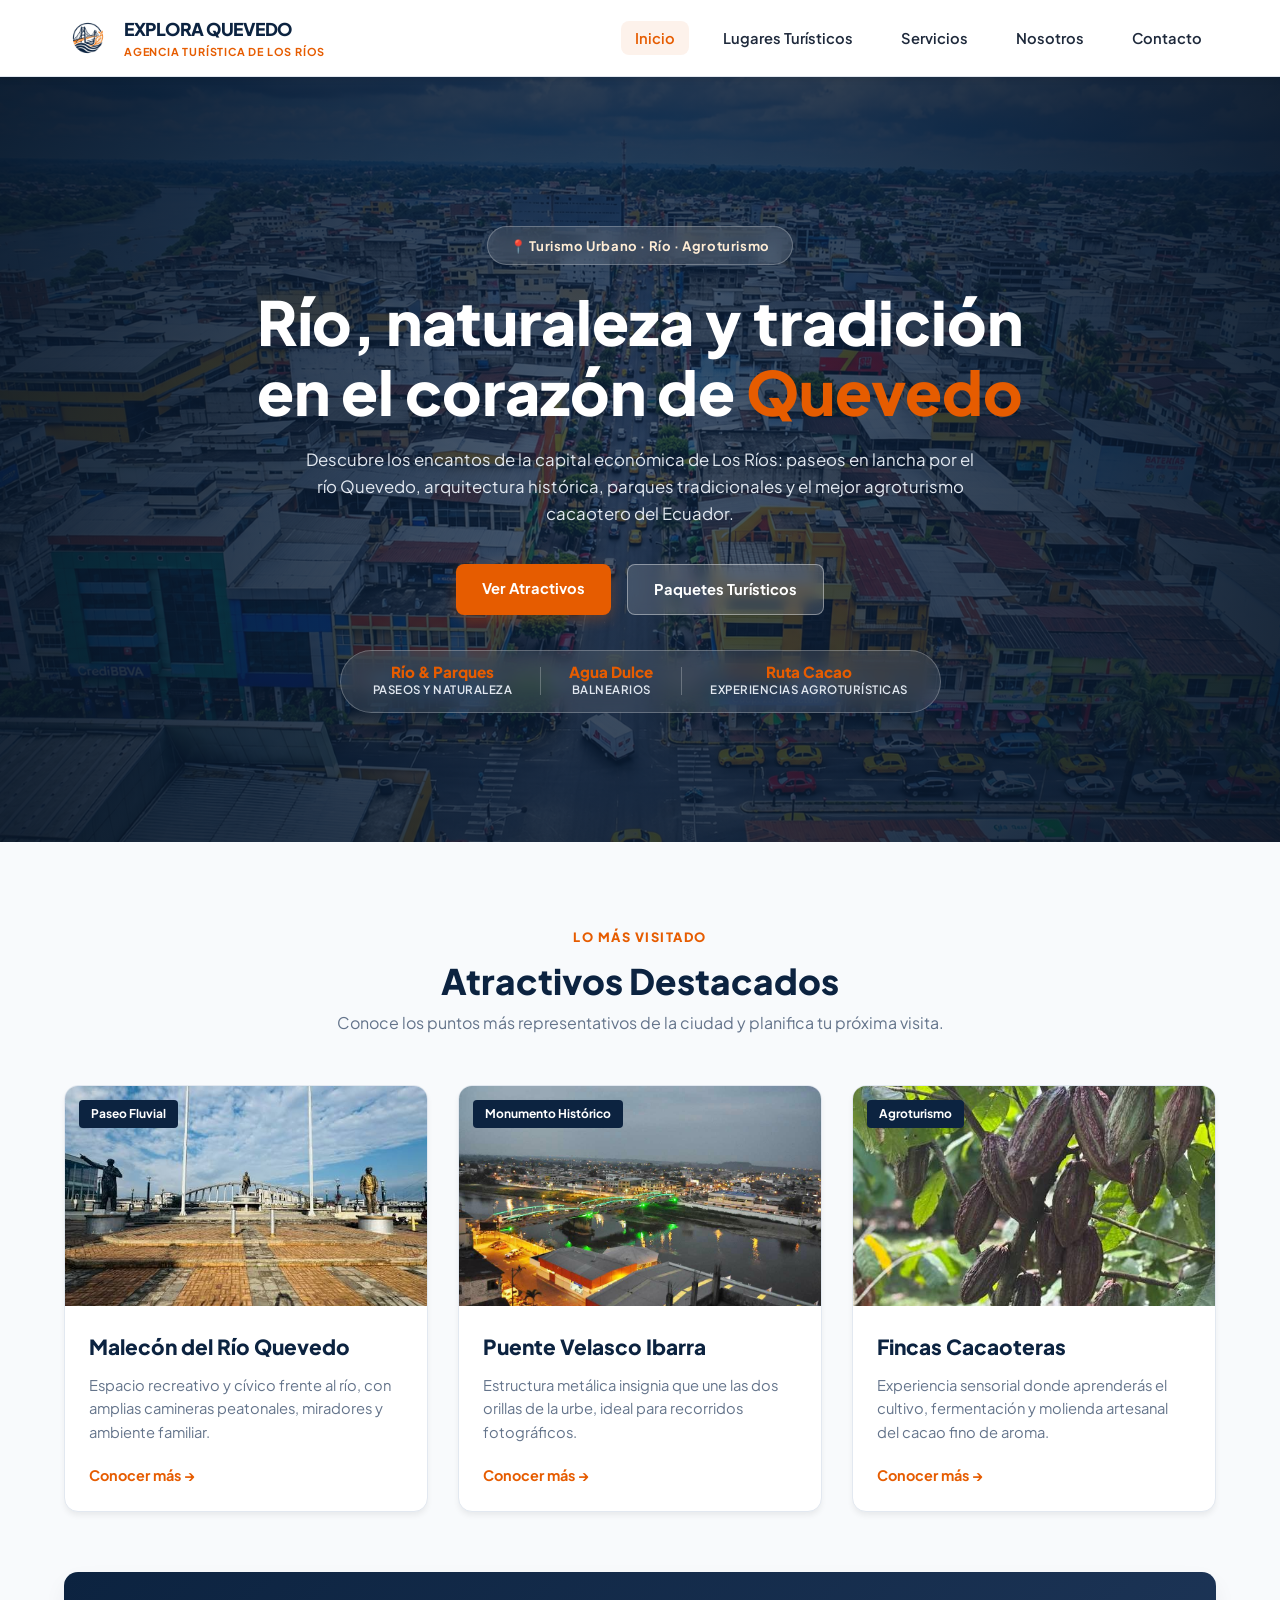
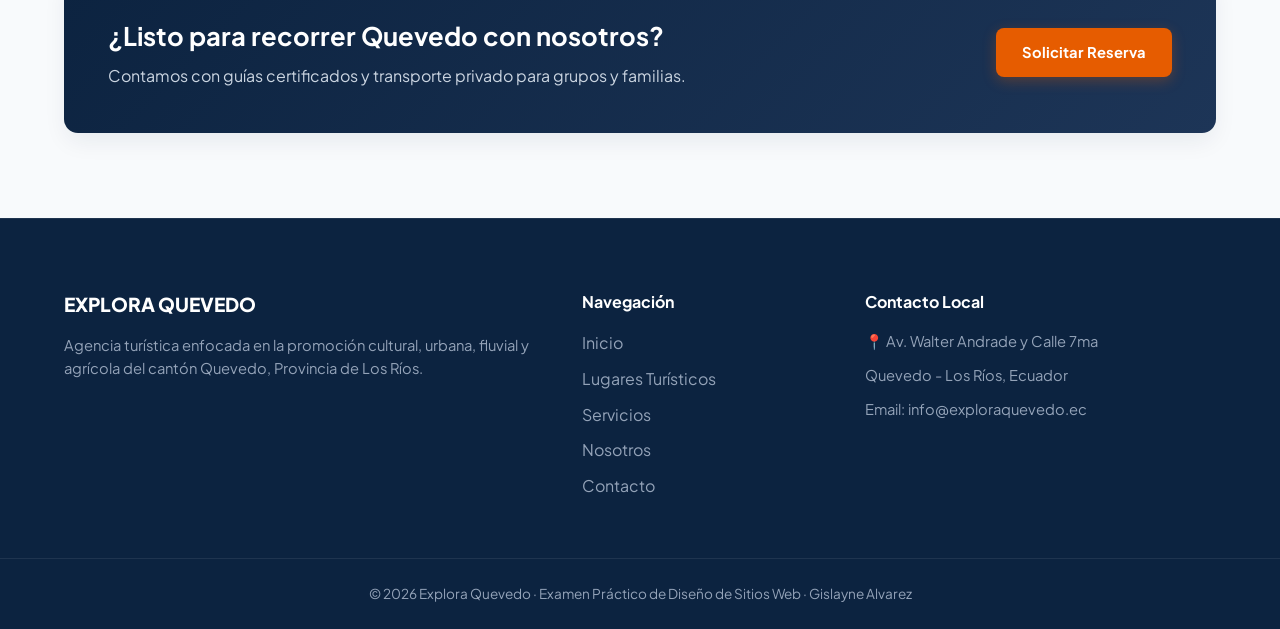
<file: index.html>
<!DOCTYPE html>
<html lang="es">
<head>
  <meta charset="UTF-8">
  <meta name="viewport" content="width=device-width, initial-scale=1.0">
  <title>Explora Quevedo | Agencia de Turismo</title>
  <link rel="icon" type="image/png" href="images/logo.png">
  <link rel="stylesheet" href="css/styles.css">
  <link rel="preconnect" href="https://fonts.googleapis.com">
  <link rel="preconnect" href="https://fonts.gstatic.com" crossorigin>
  <link href="https://fonts.googleapis.com/css2?family=Plus+Jakarta+Sans:wght@400;500;600;700;800&display=swap" rel="stylesheet">
</head>
<body class="page-home">

  <header class="header-main">
    <div class="header-container">
      <a href="index.html" class="brand-link">
        <img src="images/logo.png" alt="Explora Quevedo Logo" class="brand-logo">
        <div class="brand-info">
          <span class="brand-title">EXPLORA QUEVEDO</span>
          <span class="brand-subtitle">AGENCIA TURÍSTICA DE LOS RÍOS</span>
        </div>
      </a>

      <nav class="nav-principal">
        <ul class="nav-list">
          <li><a href="index.html" class="nav-link active">Inicio</a></li>
          <li><a href="destinos.html" class="nav-link">Lugares Turísticos</a></li>
          <li><a href="servicios.html" class="nav-link">Servicios</a></li>
          <li><a href="nosotros.html" class="nav-link">Nosotros</a></li>
          <li><a href="contacto.html" class="nav-link">Contacto</a></li>
        </ul>
      </nav>
    </div>
  </header>

  <main>
    <section class="hero-section">
      <div class="hero-content">
        <span class="hero-tag">📍 Turismo Urbano  · Río · Agroturismo</span>
        <h1 class="hero-title">Río, naturaleza y tradición en el corazón de <span>Quevedo</span></h1>
        <p class="hero-description">
          Descubre los encantos de la capital económica de Los Ríos: paseos en lancha por el río Quevedo, arquitectura histórica, parques tradicionales y el mejor agroturismo cacaotero del Ecuador.
        </p>

        <div class="hero-buttons">
          <a href="destinos.html" class="btn-primary">Ver Atractivos</a>
          <a href="servicios.html" class="btn-secondary">Paquetes Turísticos</a>
        </div>

        <div class="hero-stats-strip">
          <div class="stat-pill">
            <strong>Río & Parques</strong>
            <span>Paseos y Naturaleza</span>
          </div>
          <div class="stat-separator"></div>
          <div class="stat-pill">
            <strong>Agua Dulce</strong>
            <span>Balnearios</span>
          </div>
          <div class="stat-separator"></div>
          <div class="stat-pill">
            <strong>Ruta Cacao</strong>
            <span>Experiencias Agroturísticas</span>
          </div>
        </div>
      </div>
    </section>

    <section class="featured-section">
      <div class="container">
        <div class="section-heading text-center">
          <span class="heading-tag">Lo más visitado</span>
          <h2>Atractivos Destacados</h2>
          <p>Conoce los puntos más representativos de la ciudad y planifica tu próxima visita.</p>
        </div>

        <div class="cards-grid">
          <article class="card-item">
            <div class="card-image-box">
              <img src="images/destino1.webp" alt="Malecón del Río Quevedo">
              <span class="badge-category">Paseo Fluvial</span>
            </div>
            <div class="card-body">
              <h3>Malecón del Río Quevedo</h3>
              <p>Espacio recreativo y cívico frente al río, con amplias camineras peatonales, miradores y ambiente familiar.</p>
              <a href="destinos.html" class="card-action-link">Conocer más &rarr;</a>
            </div>
          </article>

          <article class="card-item">
            <div class="card-image-box">
              <img src="images/destino2.webp" alt="Puente Velasco Ibarra">
              <span class="badge-category">Monumento Histórico</span>
            </div>
            <div class="card-body">
              <h3>Puente Velasco Ibarra</h3>
              <p>Estructura metálica insignia que une las dos orillas de la urbe, ideal para recorridos fotográficos.</p>
              <a href="destinos.html" class="card-action-link">Conocer más &rarr;</a>
            </div>
          </article>

          <article class="card-item">
            <div class="card-image-box">
              <img src="images/destino6.webp" alt="Fincas Cacaoteras">
              <span class="badge-category">Agroturismo</span>
            </div>
            <div class="card-body">
              <h3>Fincas Cacaoteras</h3>
              <p>Experiencia sensorial donde aprenderás el cultivo, fermentación y molienda artesanal del cacao fino de aroma.</p>
              <a href="destinos.html" class="card-action-link">Conocer más &rarr;</a>
            </div>
          </article>
        </div>

        <div class="cta-banner">
          <div class="cta-text">
            <h3>¿Listo para recorrer Quevedo con nosotros?</h3>
            <p>Contamos con guías certificados y transporte privado para grupos y familias.</p>
          </div>
          <a href="contacto.html" class="btn-primary">Solicitar Reserva</a>
        </div>
      </div>
    </section>
  </main>

  <footer class="footer-main">
    <div class="container footer-grid">
      <div class="footer-col">
        <h4 class="footer-title">EXPLORA QUEVEDO</h4>
        <p>Agencia turística enfocada en la promoción cultural, urbana, fluvial y agrícola del cantón Quevedo, Provincia de Los Ríos.</p>
      </div>

      <div class="footer-col">
        <h5>Navegación</h5>
        <ul class="footer-links">
          <li><a href="index.html">Inicio</a></li>
          <li><a href="destinos.html">Lugares Turísticos</a></li>
          <li><a href="servicios.html">Servicios</a></li>
          <li><a href="nosotros.html">Nosotros</a></li>
          <li><a href="contacto.html">Contacto</a></li>
        </ul>
      </div>

      <div class="footer-col">
        <h5>Contacto Local</h5>
        <p>📍 Av. Walter Andrade y Calle 7ma</p>
        <p>Quevedo - Los Ríos, Ecuador</p>
        <p>Email: info@exploraquevedo.ec</p>
      </div>
    </div>

    <div class="footer-bottom">
      <div class="container">
        <p>&copy; 2026 Explora Quevedo · Examen Práctico de Diseño de Sitios Web · Gislayne Alvarez</p>
      </div>
    </div>
  </footer>

</body>
</html>
</file>
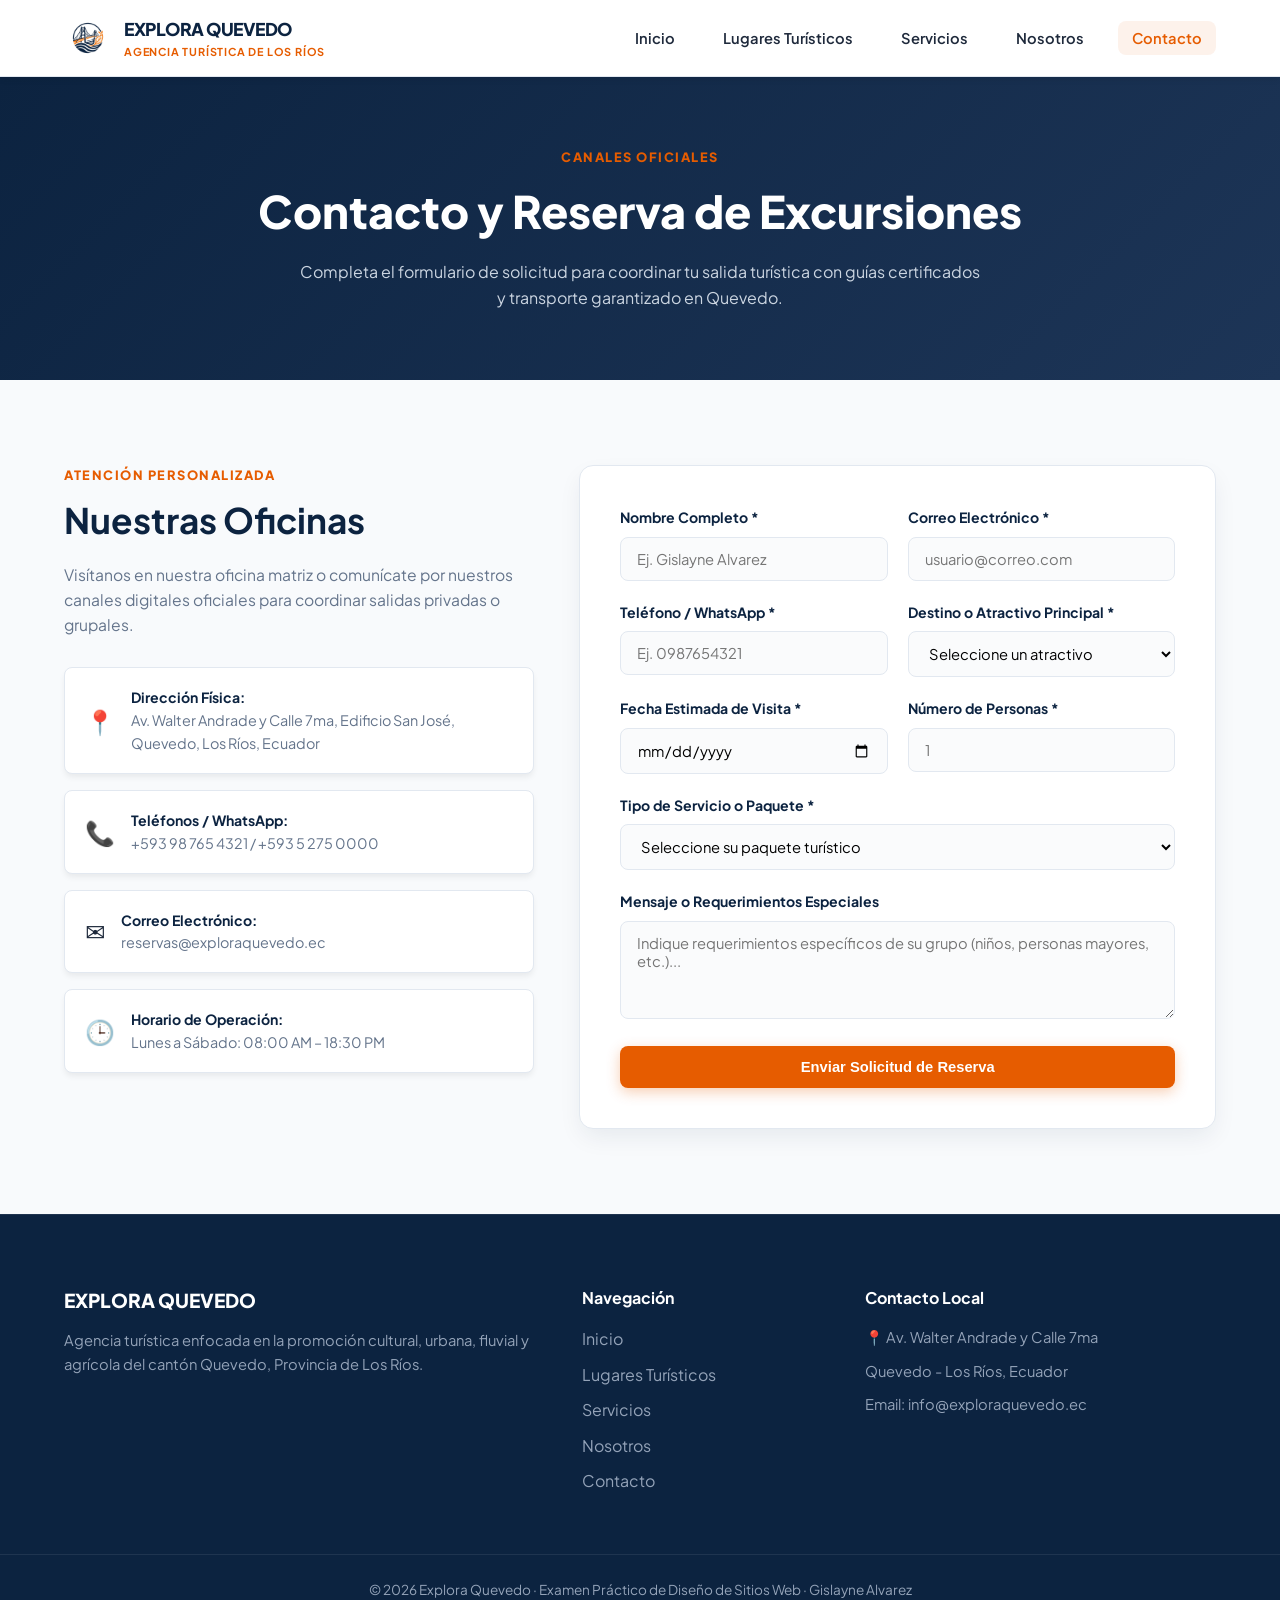
<file: contacto.html>
<!DOCTYPE html>
<html lang="es">
<head>
  <meta charset="UTF-8">
  <meta name="viewport" content="width=device-width, initial-scale=1.0">
  <title>Explora Quevedo | Contacto y Reservas</title>
  <link rel="icon" type="image/png" href="images/logo.png">
  <link rel="stylesheet" href="css/styles.css">
  <link rel="preconnect" href="https://fonts.googleapis.com">
  <link rel="preconnect" href="https://fonts.gstatic.com" crossorigin>
  <link href="https://fonts.googleapis.com/css2?family=Plus+Jakarta+Sans:wght@400;500;600;700;800&display=swap" rel="stylesheet">
</head>
<body class="page-contacto">

  <header class="header-main">
    <div class="header-container">
      <a href="index.html" class="brand-link">
        <img src="images/logo.png" alt="Explora Quevedo Logo" class="brand-logo">
        <div class="brand-info">
          <span class="brand-title">EXPLORA QUEVEDO</span>
          <span class="brand-subtitle">AGENCIA TURÍSTICA DE LOS RÍOS</span>
        </div>
      </a>

      <nav class="nav-principal">
        <ul class="nav-list">
          <li><a href="index.html" class="nav-link">Inicio</a></li>
          <li><a href="destinos.html" class="nav-link">Lugares Turísticos</a></li>
          <li><a href="servicios.html" class="nav-link">Servicios</a></li>
          <li><a href="nosotros.html" class="nav-link">Nosotros</a></li>
          <li><a href="contacto.html" class="nav-link active">Contacto</a></li>
        </ul>
      </nav>
    </div>
  </header>

  <main>
    <section class="page-banner">
      <div class="container text-center">
        <span class="heading-tag">Canales Oficiales</span>
        <h1>Contacto y Reserva de Excursiones</h1>
        <p>Completa el formulario de solicitud para coordinar tu salida turística con guías certificados y transporte garantizado en Quevedo.</p>
      </div>
    </section>

    <section class="contact-section">
      <div class="container">
        <div class="contact-grid">

          <aside class="contact-info-panel">
            <span class="heading-tag">Atención Personalizada</span>
            <h2>Nuestras Oficinas</h2>
            <p>Visítanos en nuestra oficina matriz o comunícate por nuestros canales digitales oficiales para coordinar salidas privadas o grupales.</p>

            <div class="info-card">
              <div class="info-icon">📍</div>
              <div class="info-content">
                <strong>Dirección Física:</strong>
                <p>Av. Walter Andrade y Calle 7ma, Edificio San José, Quevedo, Los Ríos, Ecuador</p>
              </div>
            </div>

            <div class="info-card">
              <div class="info-icon">📞</div>
              <div class="info-content">
                <strong>Teléfonos / WhatsApp:</strong>
                <p>+593 98 765 4321 / +593 5 275 0000</p>
              </div>
            </div>

            <div class="info-card">
              <div class="info-icon">✉️</div>
              <div class="info-content">
                <strong>Correo Electrónico:</strong>
                <p>reservas@exploraquevedo.ec</p>
              </div>
            </div>

            <div class="info-card">
              <div class="info-icon">🕒</div>
              <div class="info-content">
                <strong>Horario de Operación:</strong>
                <p>Lunes a Sábado: 08:00 AM – 18:30 PM</p>
              </div>
            </div>
          </aside>

          <!-- FORMULARIO 100% PURO HTML5 SIN SCRIPTS -->
          <div class="form-container">
            <form action="#" method="get" class="contact-form">
              
              <div class="form-row">
                <div class="form-group">
                  <label for="nombre">Nombre Completo *</label>
                  <input type="text" id="nombre" name="nombre" placeholder="Ej. Gislayne Alvarez" required>
                </div>
                <div class="form-group">
                  <label for="email">Correo Electrónico *</label>
                  <input type="email" id="email" name="email" placeholder="usuario@correo.com" required>
                </div>
              </div>

              <div class="form-row">
                <div class="form-group">
                  <label for="telefono">Teléfono / WhatsApp *</label>
                  <input type="tel" id="telefono" name="telefono" placeholder="Ej. 0987654321" required>
                </div>
                <div class="form-group">
                  <label for="destino">Destino o Atractivo Principal *</label>
                  <select id="destino" name="destino" required>
                    <option value="" disabled selected>Seleccione un atractivo</option>
                    <option value="malecon">1. Malecón del Río Quevedo</option>
                    <option value="puente">2. Puente Velasco Ibarra</option>
                    <option value="bote">3. Paseos en Bote por el Río Quevedo</option>
                    <option value="parque">4. Parque Central e Iglesia San José</option>
                    <option value="balnearios">5. Balnearios de Agua Dulce</option>
                    <option value="cacao">6. Fincas Cacaoteras del Río</option>
                  </select>
                </div>
              </div>

              <div class="form-row">
                <div class="form-group">
                  <label for="fecha">Fecha Estimada de Visita *</label>
                  <input type="date" id="fecha" name="fecha" required>
                </div>
                <div class="form-group">
                  <label for="personas">Número de Personas *</label>
                  <input type="number" id="personas" name="personas" min="1" max="40" placeholder="1" required>
                </div>
              </div>

              <div class="form-group">
                <label for="servicio">Tipo de Servicio o Paquete *</label>
                <select id="servicio" name="servicio" required>
                  <option value="" disabled selected>Seleccione su paquete turístico</option>
                  <option value="historico">1. Quevedo Histórico y Fluvial ($20.00 / pers.)</option>
                  <option value="balnearios">2. Ruta Balnearios de Agua Dulce ($30.00 / pers.)</option>
                  <option value="cacao">3. Finca Cacaotera 'Pepa de Oro' ($28.00 / pers.)</option>
                  <option value="total">4. Quevedo Total 2D/1N ($75.00 / pers.)</option>
                </select>
              </div>

              <div class="form-group">
                <label for="mensaje">Mensaje o Requerimientos Especiales</label>
                <textarea id="mensaje" name="mensaje" rows="4" placeholder="Indique requerimientos específicos de su grupo (niños, personas mayores, etc.)..."></textarea>
              </div>

              <button type="submit" class="btn-primary btn-block">Enviar Solicitud de Reserva</button>
            </form>
          </div>

        </div>
      </div>
    </section>
  </main>

  <footer class="footer-main">
    <div class="container footer-grid">
      <div class="footer-col">
        <h4 class="footer-title">EXPLORA QUEVEDO</h4>
        <p>Agencia turística enfocada en la promoción cultural, urbana, fluvial y agrícola del cantón Quevedo, Provincia de Los Ríos.</p>
      </div>

      <div class="footer-col">
        <h5>Navegación</h5>
        <ul class="footer-links">
          <li><a href="index.html">Inicio</a></li>
          <li><a href="destinos.html">Lugares Turísticos</a></li>
          <li><a href="servicios.html">Servicios</a></li>
          <li><a href="nosotros.html">Nosotros</a></li>
          <li><a href="contacto.html">Contacto</a></li>
        </ul>
      </div>

      <div class="footer-col">
        <h5>Contacto Local</h5>
        <p>📍 Av. Walter Andrade y Calle 7ma</p>
        <p>Quevedo - Los Ríos, Ecuador</p>
        <p>Email: info@exploraquevedo.ec</p>
      </div>
    </div>

    <div class="footer-bottom">
      <div class="container">
        <p>&copy; 2026 Explora Quevedo · Examen Práctico de Diseño de Sitios Web · Gislayne Alvarez</p>
      </div>
    </div>
  </footer>

</body>
</html>
</file>
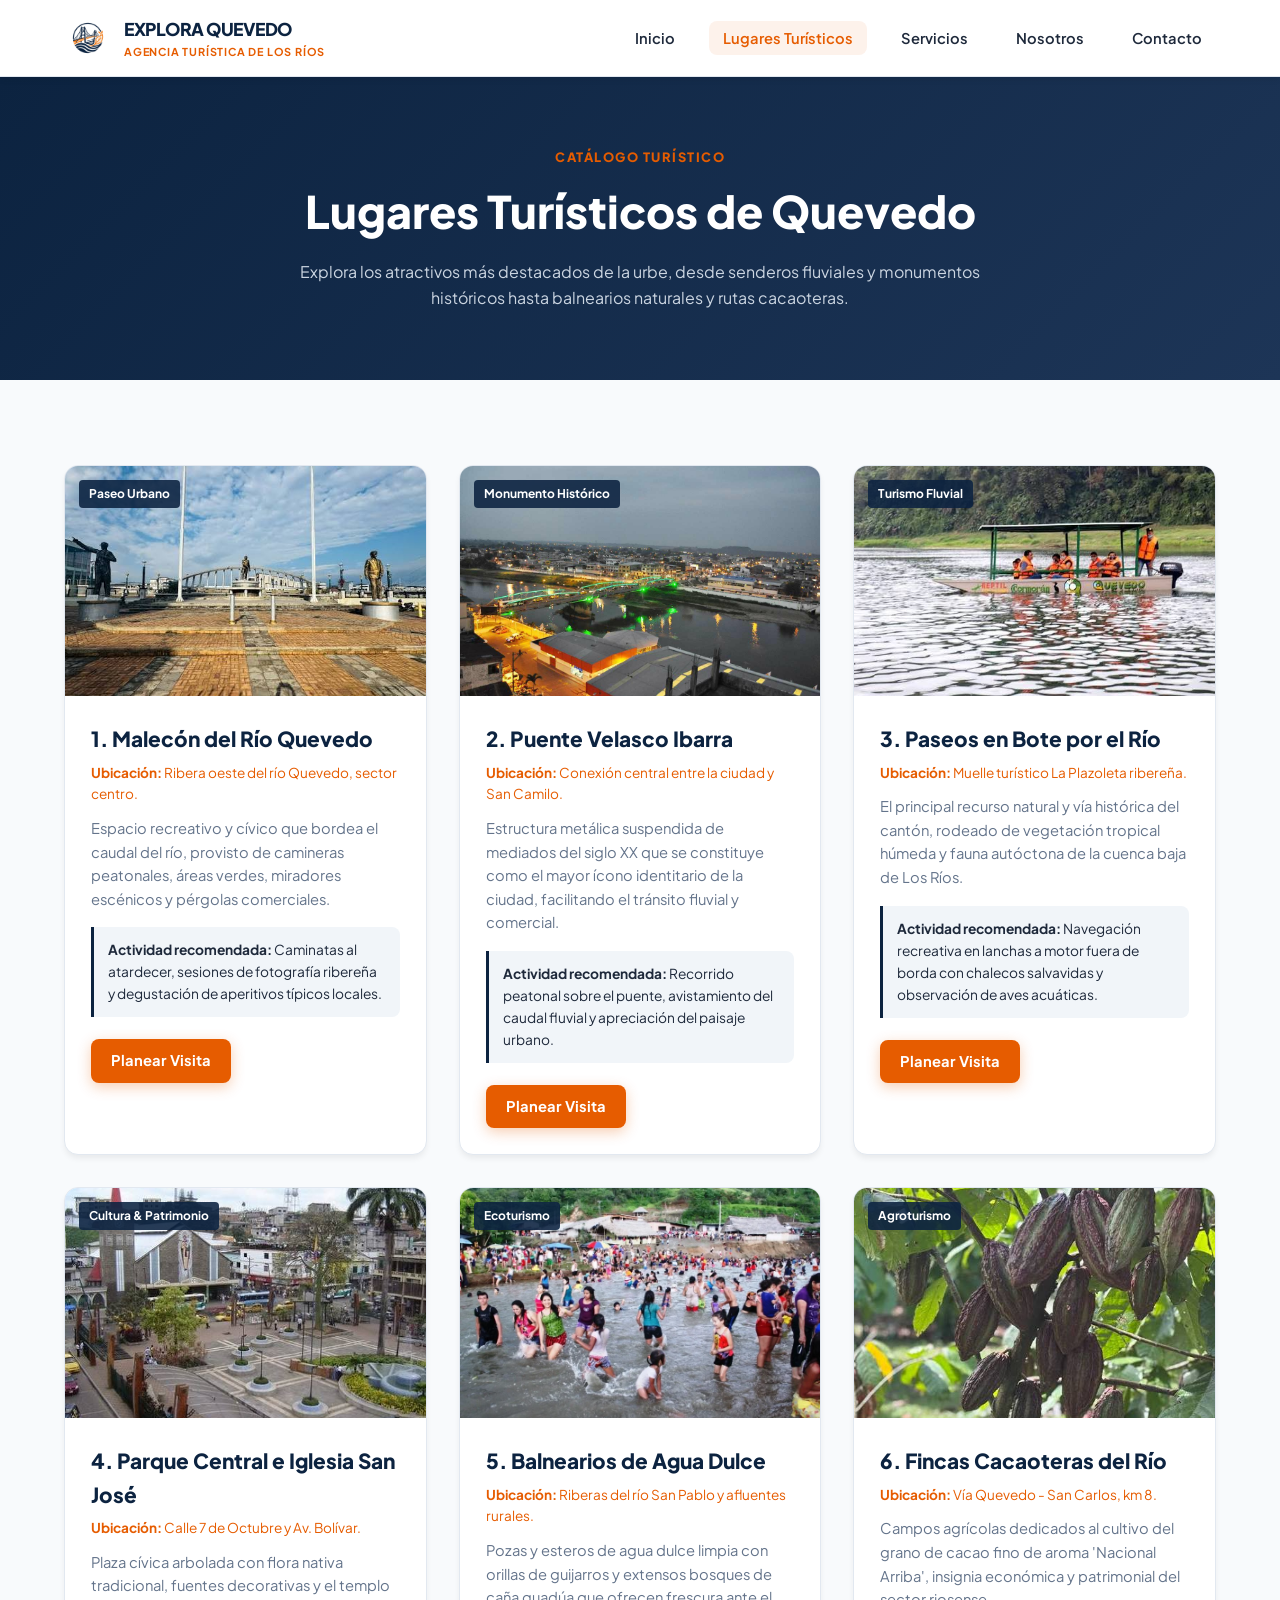
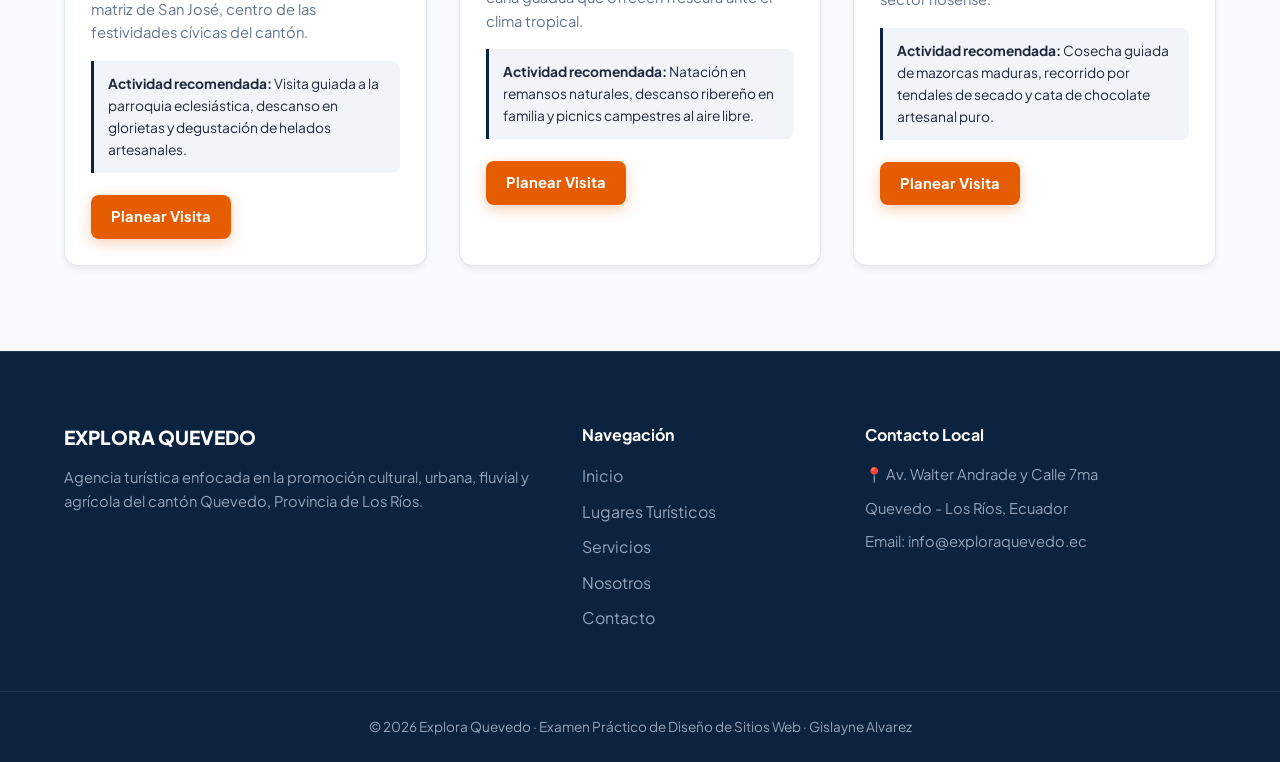
<file: destinos.html>
<!DOCTYPE html>
<html lang="es">
<head>
  <meta charset="UTF-8">
  <meta name="viewport" content="width=device-width, initial-scale=1.0">
  <title>Explora Quevedo | Lugares Turísticos</title>
  <link rel="icon" type="image/png" href="images/logo.png">
  <link rel="stylesheet" href="css/styles.css">
  <link rel="preconnect" href="https://fonts.googleapis.com">
  <link rel="preconnect" href="https://fonts.gstatic.com" crossorigin>
  <link href="https://fonts.googleapis.com/css2?family=Plus+Jakarta+Sans:wght@400;500;600;700;800&display=swap" rel="stylesheet">
</head>
<body class="page-destinos">

  <header class="header-main">
    <div class="header-container">
      <a href="index.html" class="brand-link">
        <img src="images/logo.png" alt="Explora Quevedo Logo" class="brand-logo">
        <div class="brand-info">
          <span class="brand-title">EXPLORA QUEVEDO</span>
          <span class="brand-subtitle">AGENCIA TURÍSTICA DE LOS RÍOS</span>
        </div>
      </a>

      <nav class="nav-principal">
        <ul class="nav-list">
          <li><a href="index.html" class="nav-link">Inicio</a></li>
          <li><a href="destinos.html" class="nav-link active">Lugares Turísticos</a></li>
          <li><a href="servicios.html" class="nav-link">Servicios</a></li>
          <li><a href="nosotros.html" class="nav-link">Nosotros</a></li>
          <li><a href="contacto.html" class="nav-link">Contacto</a></li>
        </ul>
      </nav>
    </div>
  </header>

  <main>
    <section class="page-banner">
      <div class="container text-center">
        <span class="heading-tag">Catálogo Turístico</span>
        <h1>Lugares Turísticos de Quevedo</h1>
        <p>Explora los atractivos más destacados de la urbe, desde senderos fluviales y monumentos históricos hasta balnearios naturales y rutas cacaoteras.</p>
      </div>
    </section>

    <section class="places-section">
      <div class="container">
        <div class="destinations-grid">

          <article class="destination-card">
            <div class="dest-image-wrap">
              <img src="images/destino1.webp" alt="Malecón del Río Quevedo">
              <span class="dest-badge">Paseo Urbano</span>
            </div>
            <div class="dest-body">
              <h3>1. Malecón del Río Quevedo</h3>
              <p class="dest-location"><strong>Ubicación:</strong> Ribera oeste del río Quevedo, sector centro.</p>
              <p class="dest-desc">Espacio recreativo y cívico que bordea el caudal del río, provisto de camineras peatonales, áreas verdes, miradores escénicos y pérgolas comerciales.</p>
              <div class="dest-activity">
                <strong>Actividad recomendada:</strong> Caminatas al atardecer, sesiones de fotografía ribereña y degustación de aperitivos típicos locales.
              </div>
              <a href="contacto.html" class="btn-primary dest-btn">Planear Visita</a>
            </div>
          </article>

          <article class="destination-card">
            <div class="dest-image-wrap">
              <img src="images/destino2.webp" alt="Puente Velasco Ibarra">
              <span class="dest-badge">Monumento Histórico</span>
            </div>
            <div class="dest-body">
              <h3>2. Puente Velasco Ibarra</h3>
              <p class="dest-location"><strong>Ubicación:</strong> Conexión central entre la ciudad y San Camilo.</p>
              <p class="dest-desc">Estructura metálica suspendida de mediados del siglo XX que se constituye como el mayor ícono identitario de la ciudad, facilitando el tránsito fluvial y comercial.</p>
              <div class="dest-activity">
                <strong>Actividad recomendada:</strong> Recorrido peatonal sobre el puente, avistamiento del caudal fluvial y apreciación del paisaje urbano.
              </div>
              <a href="contacto.html" class="btn-primary dest-btn">Planear Visita</a>
            </div>
          </article>

          <article class="destination-card">
            <div class="dest-image-wrap">
              <img src="images/destino3.webp" alt="Paseos en Bote por el Río Quevedo">
              <span class="dest-badge">Turismo Fluvial</span>
            </div>
            <div class="dest-body">
              <h3>3. Paseos en Bote por el Río</h3>
              <p class="dest-location"><strong>Ubicación:</strong> Muelle turístico La Plazoleta ribereña.</p>
              <p class="dest-desc">El principal recurso natural y vía histórica del cantón, rodeado de vegetación tropical húmeda y fauna autóctona de la cuenca baja de Los Ríos.</p>
              <div class="dest-activity">
                <strong>Actividad recomendada:</strong> Navegación recreativa en lanchas a motor fuera de borda con chalecos salvavidas y observación de aves acuáticas.
              </div>
              <a href="contacto.html" class="btn-primary dest-btn">Planear Visita</a>
            </div>
          </article>

          <article class="destination-card">
            <div class="dest-image-wrap">
              <img src="images/destino4.webp" alt="Parque Central e Iglesia San José">
              <span class="dest-badge">Cultura & Patrimonio</span>
            </div>
            <div class="dest-body">
              <h3>4. Parque Central e Iglesia San José</h3>
              <p class="dest-location"><strong>Ubicación:</strong> Calle 7 de Octubre y Av. Bolívar.</p>
              <p class="dest-desc">Plaza cívica arbolada con flora nativa tradicional, fuentes decorativas y el templo matriz de San José, centro de las festividades cívicas del cantón.</p>
              <div class="dest-activity">
                <strong>Actividad recomendada:</strong> Visita guiada a la parroquia eclesiástica, descanso en glorietas y degustación de helados artesanales.
              </div>
              <a href="contacto.html" class="btn-primary dest-btn">Planear Visita</a>
            </div>
          </article>

          <article class="destination-card">
            <div class="dest-image-wrap">
              <img src="images/destino5.webp" alt="Balnearios de Agua Dulce y Esteros">
              <span class="dest-badge">Ecoturismo</span>
            </div>
            <div class="dest-body">
              <h3>5. Balnearios de Agua Dulce</h3>
              <p class="dest-location"><strong>Ubicación:</strong> Riberas del río San Pablo y afluentes rurales.</p>
              <p class="dest-desc">Pozas y esteros de agua dulce limpia con orillas de guijarros y extensos bosques de caña guadúa que ofrecen frescura ante el clima tropical.</p>
              <div class="dest-activity">
                <strong>Actividad recomendada:</strong> Natación en remansos naturales, descanso ribereño en familia y picnics campestres al aire libre.
              </div>
              <a href="contacto.html" class="btn-primary dest-btn">Planear Visita</a>
            </div>
          </article>

          <article class="destination-card">
            <div class="dest-image-wrap">
              <img src="images/destino6.webp" alt="Fincas Cacaoteras del Río">
              <span class="dest-badge">Agroturismo</span>
            </div>
            <div class="dest-body">
              <h3>6. Fincas Cacaoteras del Río</h3>
              <p class="dest-location"><strong>Ubicación:</strong> Vía Quevedo - San Carlos, km 8.</p>
              <p class="dest-desc">Campos agrícolas dedicados al cultivo del grano de cacao fino de aroma 'Nacional Arriba', insignia económica y patrimonial del sector riosense.</p>
              <div class="dest-activity">
                <strong>Actividad recomendada:</strong> Cosecha guiada de mazorcas maduras, recorrido por tendales de secado y cata de chocolate artesanal puro.
              </div>
              <a href="contacto.html" class="btn-primary dest-btn">Planear Visita</a>
            </div>
          </article>

        </div>
      </div>
    </section>
  </main>

  <footer class="footer-main">
    <div class="container footer-grid">
      <div class="footer-col">
        <h4 class="footer-title">EXPLORA QUEVEDO</h4>
        <p>Agencia turística enfocada en la promoción cultural, urbana, fluvial y agrícola del cantón Quevedo, Provincia de Los Ríos.</p>
      </div>

      <div class="footer-col">
        <h5>Navegación</h5>
        <ul class="footer-links">
          <li><a href="index.html">Inicio</a></li>
          <li><a href="destinos.html">Lugares Turísticos</a></li>
          <li><a href="servicios.html">Servicios</a></li>
          <li><a href="nosotros.html">Nosotros</a></li>
          <li><a href="contacto.html">Contacto</a></li>
        </ul>
      </div>

      <div class="footer-col">
        <h5>Contacto Local</h5>
        <p>📍 Av. Walter Andrade y Calle 7ma</p>
        <p>Quevedo - Los Ríos, Ecuador</p>
        <p>Email: info@exploraquevedo.ec</p>
      </div>
    </div>

    <div class="footer-bottom">
      <div class="container">
        <p>&copy; 2026 Explora Quevedo · Examen Práctico de Diseño de Sitios Web · Gislayne Alvarez</p>
      </div>
    </div>
  </footer>

</body>
</html>
</file>
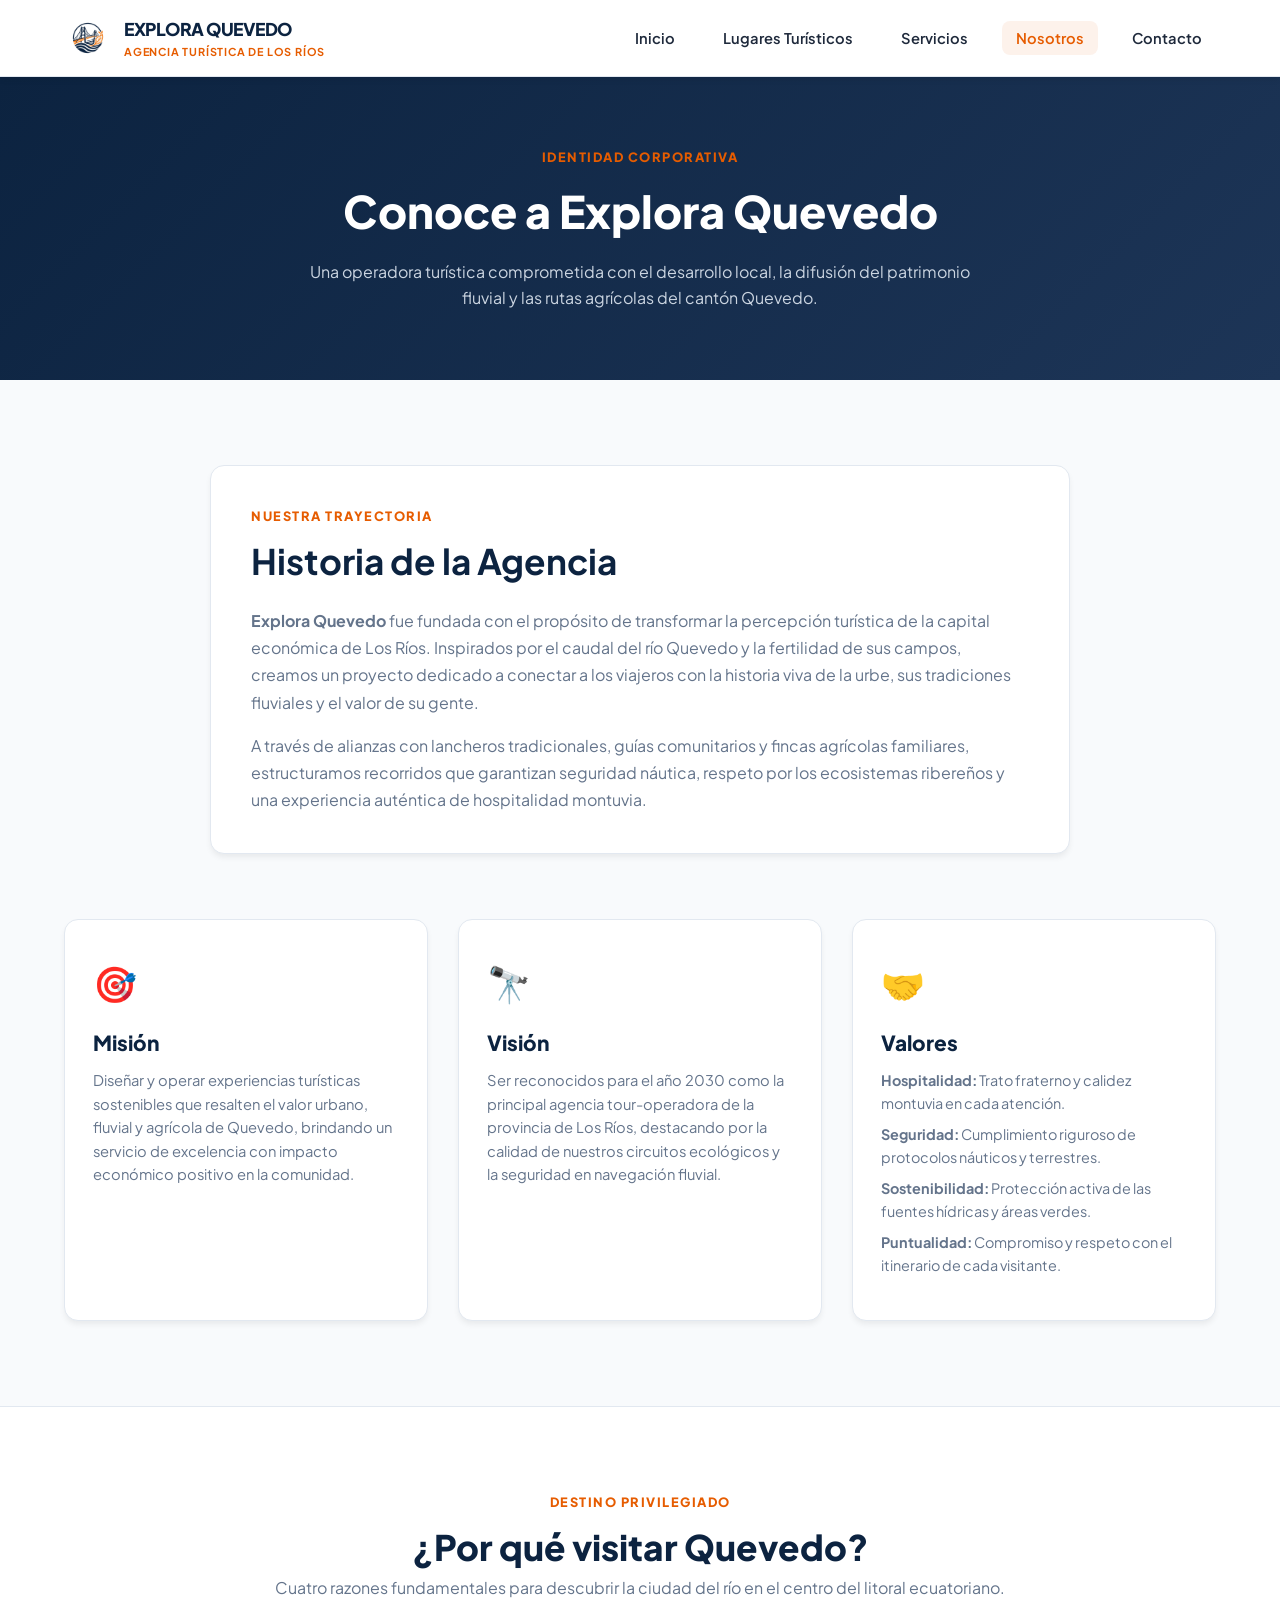
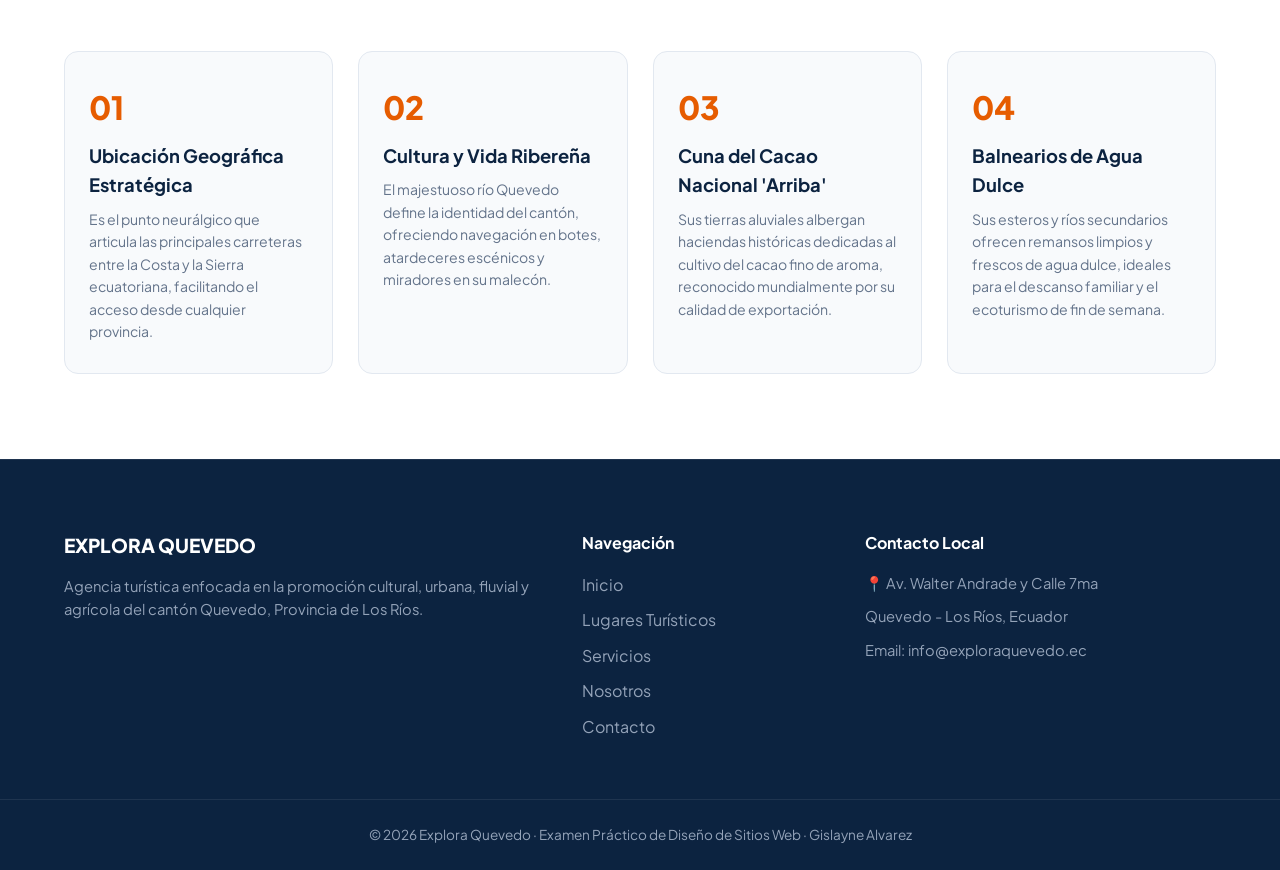
<file: nosotros.html>
<!DOCTYPE html>
<html lang="es">
<head>
  <meta charset="UTF-8">
  <meta name="viewport" content="width=device-width, initial-scale=1.0">
  <title>Explora Quevedo | Sobre Nosotros</title>
  <link rel="icon" type="image/png" href="images/logo.png">
  <link rel="stylesheet" href="css/styles.css">
  <link rel="preconnect" href="https://fonts.googleapis.com">
  <link rel="preconnect" href="https://fonts.gstatic.com" crossorigin>
  <link href="https://fonts.googleapis.com/css2?family=Plus+Jakarta+Sans:wght@400;500;600;700;800&display=swap" rel="stylesheet">
</head>
<body class="page-nosotros">

  <header class="header-main">
    <div class="header-container">
      <a href="index.html" class="brand-link">
        <img src="images/logo.png" alt="Explora Quevedo Logo" class="brand-logo">
        <div class="brand-info">
          <span class="brand-title">EXPLORA QUEVEDO</span>
          <span class="brand-subtitle">AGENCIA TURÍSTICA DE LOS RÍOS</span>
        </div>
      </a>

      <nav class="nav-principal">
        <ul class="nav-list">
          <li><a href="index.html" class="nav-link">Inicio</a></li>
          <li><a href="destinos.html" class="nav-link">Lugares Turísticos</a></li>
          <li><a href="servicios.html" class="nav-link">Servicios</a></li>
          <li><a href="nosotros.html" class="nav-link active">Nosotros</a></li>
          <li><a href="contacto.html" class="nav-link">Contacto</a></li>
        </ul>
      </nav>
    </div>
  </header>

  <main>
    <section class="page-banner">
      <div class="container text-center">
        <span class="heading-tag">Identidad Corporativa</span>
        <h1>Conoce a Explora Quevedo</h1>
        <p>Una operadora turística comprometida con el desarrollo local, la difusión del patrimonio fluvial y las rutas agrícolas del cantón Quevedo.</p>
      </div>
    </section>

    <section class="about-section">
      <div class="container">
        
        <article class="history-block">
          <span class="heading-tag">Nuestra Trayectoria</span>
          <h2>Historia de la Agencia</h2>
          <p>
            <strong>Explora Quevedo</strong> fue fundada con el propósito de transformar la percepción turística de la capital económica de Los Ríos. Inspirados por el caudal del río Quevedo y la fertilidad de sus campos, creamos un proyecto dedicado a conectar a los viajeros con la historia viva de la urbe, sus tradiciones fluviales y el valor de su gente.
          </p>
          <p>
            A través de alianzas con lancheros tradicionales, guías comunitarios y fincas agrícolas familiares, estructuramos recorridos que garantizan seguridad náutica, respeto por los ecosistemas ribereños y una experiencia auténtica de hospitalidad montuvia.
          </p>
        </article>

        <div class="pillars-grid">
          <article class="pillar-card">
            <div class="pillar-icon">🎯</div>
            <h3>Misión</h3>
            <p>Diseñar y operar experiencias turísticas sostenibles que resalten el valor urbano, fluvial y agrícola de Quevedo, brindando un servicio de excelencia con impacto económico positivo en la comunidad.</p>
          </article>

          <article class="pillar-card">
            <div class="pillar-icon">🔭</div>
            <h3>Visión</h3>
            <p>Ser reconocidos para el año 2030 como la principal agencia tour-operadora de la provincia de Los Ríos, destacando por la calidad de nuestros circuitos ecológicos y la seguridad en navegación fluvial.</p>
          </article>

          <article class="pillar-card">
            <div class="pillar-icon">🤝</div>
            <h3>Valores</h3>
            <ul class="values-list">
              <li><strong>Hospitalidad:</strong> Trato fraterno y calidez montuvia en cada atención.</li>
              <li><strong>Seguridad:</strong> Cumplimiento riguroso de protocolos náuticos y terrestres.</li>
              <li><strong>Sostenibilidad:</strong> Protección activa de las fuentes hídricas y áreas verdes.</li>
              <li><strong>Puntualidad:</strong> Compromiso y respeto con el itinerario de cada visitante.</li>
            </ul>
          </article>
        </div>

      </div>
    </section>

    <section class="reasons-section">
      <div class="container">
        <div class="section-heading text-center">
          <span class="heading-tag">Destino Privilegiado</span>
          <h2>¿Por qué visitar Quevedo?</h2>
          <p>Cuatro razones fundamentales para descubrir la ciudad del río en el centro del litoral ecuatoriano.</p>
        </div>

        <div class="reasons-grid">
          <article class="reason-card">
            <span class="reason-number">01</span>
            <h4>Ubicación Geográfica Estratégica</h4>
            <p>Es el punto neurálgico que articula las principales carreteras entre la Costa y la Sierra ecuatoriana, facilitando el acceso desde cualquier provincia.</p>
          </article>

          <article class="reason-card">
            <span class="reason-number">02</span>
            <h4>Cultura y Vida Ribereña</h4>
            <p>El majestuoso río Quevedo define la identidad del cantón, ofreciendo navegación en botes, atardeceres escénicos y miradores en su malecón.</p>
          </article>

          <article class="reason-card">
            <span class="reason-number">03</span>
            <h4>Cuna del Cacao Nacional 'Arriba'</h4>
            <p>Sus tierras aluviales albergan haciendas históricas dedicadas al cultivo del cacao fino de aroma, reconocido mundialmente por su calidad de exportación.</p>
          </article>

          <article class="reason-card">
            <span class="reason-number">04</span>
            <h4>Balnearios de Agua Dulce</h4>
            <p>Sus esteros y ríos secundarios ofrecen remansos limpios y frescos de agua dulce, ideales para el descanso familiar y el ecoturismo de fin de semana.</p>
          </article>
        </div>
      </div>
    </section>
  </main>

  <footer class="footer-main">
    <div class="container footer-grid">
      <div class="footer-col">
        <h4 class="footer-title">EXPLORA QUEVEDO</h4>
        <p>Agencia turística enfocada en la promoción cultural, urbana, fluvial y agrícola del cantón Quevedo, Provincia de Los Ríos.</p>
      </div>

      <div class="footer-col">
        <h5>Navegación</h5>
        <ul class="footer-links">
          <li><a href="index.html">Inicio</a></li>
          <li><a href="destinos.html">Lugares Turísticos</a></li>
          <li><a href="servicios.html">Servicios</a></li>
          <li><a href="nosotros.html">Nosotros</a></li>
          <li><a href="contacto.html">Contacto</a></li>
        </ul>
      </div>

      <div class="footer-col">
        <h5>Contacto Local</h5>
        <p>📍 Av. Walter Andrade y Calle 7ma</p>
        <p>Quevedo - Los Ríos, Ecuador</p>
        <p>Email: info@exploraquevedo.ec</p>
      </div>
    </div>

    <div class="footer-bottom">
      <div class="container">
        <p>&copy; 2026 Explora Quevedo · Examen Práctico de Diseño de Sitios Web · Gislayne Alvarez</p>
      </div>
    </div>
  </footer>

</body>
</html>
</file>
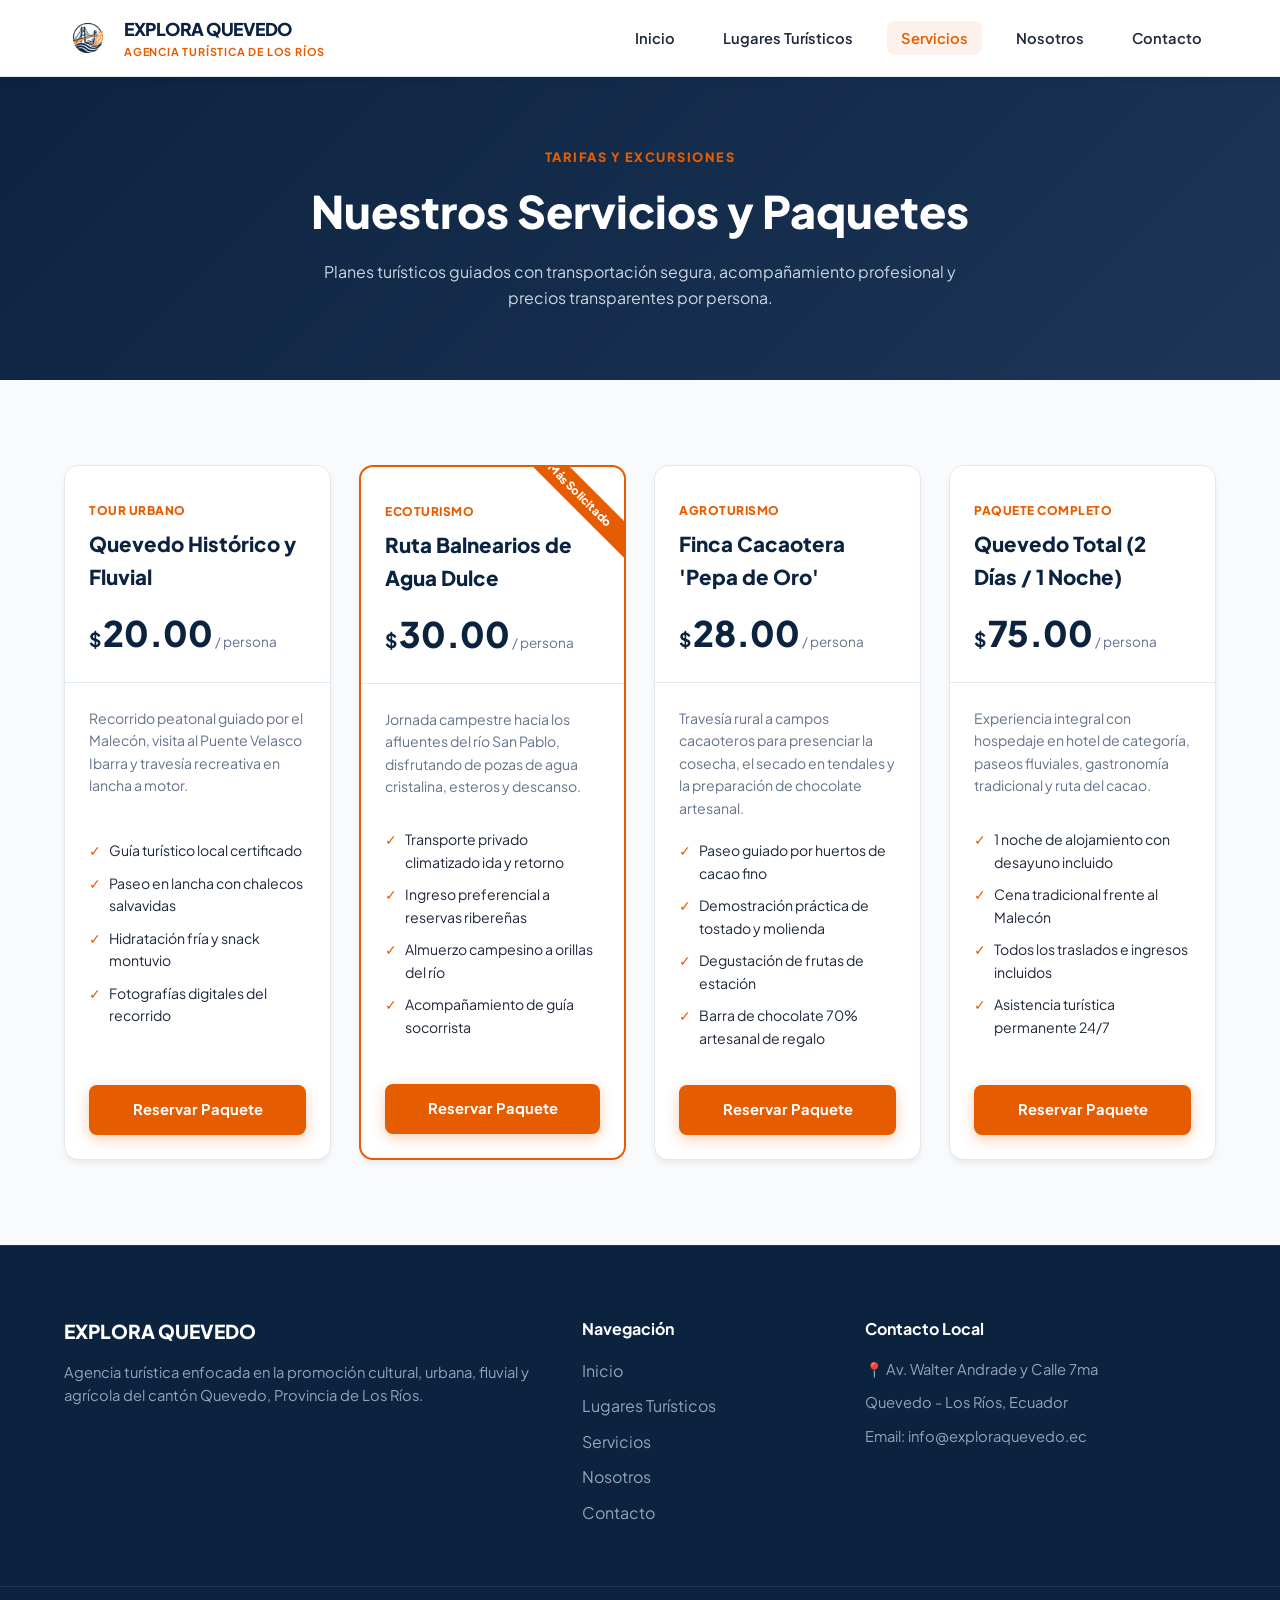
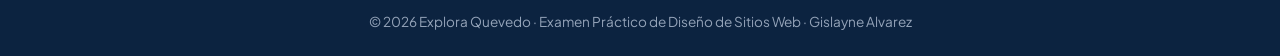
<file: servicios.html>
<!DOCTYPE html>
<html lang="es">
<head>
  <meta charset="UTF-8">
  <meta name="viewport" content="width=device-width, initial-scale=1.0">
  <title>Explora Quevedo | Servicios y Paquetes Turísticos</title>
  <link rel="icon" type="image/png" href="images/logo.png">
  <link rel="stylesheet" href="css/styles.css">
  <link rel="preconnect" href="https://fonts.googleapis.com">
  <link rel="preconnect" href="https://fonts.gstatic.com" crossorigin>
  <link href="https://fonts.googleapis.com/css2?family=Plus+Jakarta+Sans:wght@400;500;600;700;800&display=swap" rel="stylesheet">
</head>
<body class="page-servicios">

  <header class="header-main">
    <div class="header-container">
      <a href="index.html" class="brand-link">
        <img src="images/logo.png" alt="Explora Quevedo Logo" class="brand-logo">
        <div class="brand-info">
          <span class="brand-title">EXPLORA QUEVEDO</span>
          <span class="brand-subtitle">AGENCIA TURÍSTICA DE LOS RÍOS</span>
        </div>
      </a>

      <nav class="nav-principal">
        <ul class="nav-list">
          <li><a href="index.html" class="nav-link">Inicio</a></li>
          <li><a href="destinos.html" class="nav-link">Lugares Turísticos</a></li>
          <li><a href="servicios.html" class="nav-link active">Servicios</a></li>
          <li><a href="nosotros.html" class="nav-link">Nosotros</a></li>
          <li><a href="contacto.html" class="nav-link">Contacto</a></li>
        </ul>
      </nav>
    </div>
  </header>

  <main>
    <section class="page-banner">
      <div class="container text-center">
        <span class="heading-tag">Tarifas y Excursiones</span>
        <h1>Nuestros Servicios y Paquetes</h1>
        <p>Planes turísticos guiados con transportación segura, acompañamiento profesional y precios transparentes por persona.</p>
      </div>
    </section>

    <section class="pricing-section">
      <div class="container">
        <div class="services-grid">

          <article class="service-card">
            <div class="service-header">
              <span class="service-category">Tour Urbano</span>
              <h3>Quevedo Histórico y Fluvial</h3>
              <div class="price-box">
                <span class="currency">$</span>
                <span class="amount">20.00</span>
                <span class="unit">/ persona</span>
              </div>
            </div>
            <div class="service-body">
              <p class="service-desc">Recorrido peatonal guiado por el Malecón, visita al Puente Velasco Ibarra y travesía recreativa en lancha a motor.</p>
              <ul class="service-features">
                <li>Guía turístico local certificado</li>
                <li>Paseo en lancha con chalecos salvavidas</li>
                <li>Hidratación fría y snack montuvio</li>
                <li>Fotografías digitales del recorrido</li>
              </ul>
              <a href="contacto.html" class="btn-primary service-btn">Reservar Paquete</a>
            </div>
          </article>

          <article class="service-card featured">
            <div class="service-badge">Más Solicitado</div>
            <div class="service-header">
              <span class="service-category">Ecoturismo</span>
              <h3>Ruta Balnearios de Agua Dulce</h3>
              <div class="price-box">
                <span class="currency">$</span>
                <span class="amount">30.00</span>
                <span class="unit">/ persona</span>
              </div>
            </div>
            <div class="service-body">
              <p class="service-desc">Jornada campestre hacia los afluentes del río San Pablo, disfrutando de pozas de agua cristalina, esteros y descanso.</p>
              <ul class="service-features">
                <li>Transporte privado climatizado ida y retorno</li>
                <li>Ingreso preferencial a reservas ribereñas</li>
                <li>Almuerzo campesino a orillas del río</li>
                <li>Acompañamiento de guía socorrista</li>
              </ul>
              <a href="contacto.html" class="btn-primary service-btn">Reservar Paquete</a>
            </div>
          </article>

          <article class="service-card">
            <div class="service-header">
              <span class="service-category">Agroturismo</span>
              <h3>Finca Cacaotera 'Pepa de Oro'</h3>
              <div class="price-box">
                <span class="currency">$</span>
                <span class="amount">28.00</span>
                <span class="unit">/ persona</span>
              </div>
            </div>
            <div class="service-body">
              <p class="service-desc">Travesía rural a campos cacaoteros para presenciar la cosecha, el secado en tendales y la preparación de chocolate artesanal.</p>
              <ul class="service-features">
                <li>Paseo guiado por huertos de cacao fino</li>
                <li>Demostración práctica de tostado y molienda</li>
                <li>Degustación de frutas de estación</li>
                <li>Barra de chocolate 70% artesanal de regalo</li>
              </ul>
              <a href="contacto.html" class="btn-primary service-btn">Reservar Paquete</a>
            </div>
          </article>

          <article class="service-card">
            <div class="service-header">
              <span class="service-category">Paquete Completo</span>
              <h3>Quevedo Total (2 Días / 1 Noche)</h3>
              <div class="price-box">
                <span class="currency">$</span>
                <span class="amount">75.00</span>
                <span class="unit">/ persona</span>
              </div>
            </div>
            <div class="service-body">
              <p class="service-desc">Experiencia integral con hospedaje en hotel de categoría, paseos fluviales, gastronomía tradicional y ruta del cacao.</p>
              <ul class="service-features">
                <li>1 noche de alojamiento con desayuno incluido</li>
                <li>Cena tradicional frente al Malecón</li>
                <li>Todos los traslados e ingresos incluidos</li>
                <li>Asistencia turística permanente 24/7</li>
              </ul>
              <a href="contacto.html" class="btn-primary service-btn">Reservar Paquete</a>
            </div>
          </article>

        </div>
      </div>
    </section>
  </main>

  <footer class="footer-main">
    <div class="container footer-grid">
      <div class="footer-col">
        <h4 class="footer-title">EXPLORA QUEVEDO</h4>
        <p>Agencia turística enfocada en la promoción cultural, urbana, fluvial y agrícola del cantón Quevedo, Provincia de Los Ríos.</p>
      </div>

      <div class="footer-col">
        <h5>Navegación</h5>
        <ul class="footer-links">
          <li><a href="index.html">Inicio</a></li>
          <li><a href="destinos.html">Lugares Turísticos</a></li>
          <li><a href="servicios.html">Servicios</a></li>
          <li><a href="nosotros.html">Nosotros</a></li>
          <li><a href="contacto.html">Contacto</a></li>
        </ul>
      </div>

      <div class="footer-col">
        <h5>Contacto Local</h5>
        <p>📍 Av. Walter Andrade y Calle 7ma</p>
        <p>Quevedo - Los Ríos, Ecuador</p>
        <p>Email: info@exploraquevedo.ec</p>
      </div>
    </div>

    <div class="footer-bottom">
      <div class="container">
        <p>&copy; 2026 Explora Quevedo · Examen Práctico de Diseño de Sitios Web · Gislayne Alvarez</p>
      </div>
    </div>
  </footer>

</body>
</html>
</file>
<file: css/styles.css>
/* ===================================================
   VARIABLES GLOBALES (EXPLORA QUEVEDO)
   =================================================== */
:root {
  --primary-color: #0c2340;
  --primary-light: #1d3557;
  --accent-color: #e65c00;
  --accent-hover: #cf4f00;
  --bg-page: #f8fafc;
  --bg-white: #ffffff;
  --text-main: #1e293b;
  --text-muted: #64748b;
  --border-color: #e2e8f0;
  --shadow-sm: 0 4px 6px -1px rgba(0, 0, 0, 0.07);
  --shadow-md: 0 10px 25px -3px rgba(12, 35, 64, 0.08);
  --shadow-lg: 0 20px 35px -4px rgba(12, 35, 64, 0.12);
  --radius-sm: 8px;
  --radius-md: 14px;
  --radius-lg: 20px;
  --font-family: 'Plus Jakarta Sans', system-ui, -apple-system, sans-serif;
  --transition: all 0.3s cubic-bezier(0.2, 0.8, 0.2, 1);
}

/* ===================================================
   RESET Y MODELO DE CAJA
   =================================================== */
*, *::before, *::after {
  box-sizing: border-box;
  margin: 0;
  padding: 0;
}

html {
  scroll-behavior: smooth;
}

body {
  font-family: var(--font-family);
  background-color: var(--bg-page);
  color: var(--text-main);
  line-height: 1.6;
  overflow-x: hidden;
}

img {
  max-width: 100%;
  height: auto;
  display: block;
}

a {
  text-decoration: none;
  color: inherit;
  transition: var(--transition);
}

ul {
  list-style: none;
}

.container {
  width: 90%;
  max-width: 1200px;
  margin-left: auto;
  margin-right: auto;
}

.text-center {
  text-align: center;
}

/* ===================================================
   ENCABEZADO Y NAVEGACIÓN
   =================================================== */
.header-main {
  background-color: var(--bg-white);
  border-bottom: 1px solid var(--border-color);
  position: sticky;
  top: 0;
  z-index: 1000;
  box-shadow: var(--shadow-sm);
}

.header-container {
  max-width: 1200px;
  margin: 0 auto;
  padding: 14px 24px;
  display: flex;
  justify-content: space-between;
  align-items: center;
}

.brand-link {
  display: flex;
  align-items: center;
  gap: 12px;
}

.brand-logo {
  width: 48px;
  height: 48px;
  object-fit: contain;
  transition: transform 0.3s ease;
}

.brand-link:hover .brand-logo {
  transform: scale(1.08) rotate(-2deg);
}

.brand-info {
  display: flex;
  flex-direction: column;
}

.brand-title {
  font-size: 1.1rem;
  font-weight: 800;
  color: var(--primary-color);
  letter-spacing: -0.5px;
}

.brand-subtitle {
  font-size: 0.68rem;
  font-weight: 700;
  color: var(--accent-color);
  letter-spacing: 0.8px;
}

.nav-list {
  display: flex;
  align-items: center;
  gap: 20px;
}

.nav-link {
  font-size: 0.92rem;
  font-weight: 600;
  color: var(--text-main);
  padding: 8px 14px;
  border-radius: var(--radius-sm);
}

.nav-link:hover,
.nav-link.active {
  color: var(--accent-color);
  background-color: rgba(230, 92, 0, 0.08);
}

/* ===================================================
   BOTONES
   =================================================== */
.btn-primary {
  display: inline-block;
  background-color: var(--accent-color);
  color: var(--bg-white);
  font-weight: 700;
  font-size: 0.92rem;
  padding: 13px 26px;
  border-radius: var(--radius-sm);
  border: none;
  cursor: pointer;
  box-shadow: 0 4px 14px rgba(230, 92, 0, 0.3);
  transition: var(--transition);
}

.btn-primary:hover {
  background-color: var(--accent-hover);
  transform: translateY(-2px);
  box-shadow: 0 6px 18px rgba(230, 92, 0, 0.4);
}

.btn-secondary {
  display: inline-block;
  background-color: rgba(255, 255, 255, 0.15);
  color: var(--bg-white);
  border: 1px solid rgba(255, 255, 255, 0.4);
  font-weight: 700;
  font-size: 0.92rem;
  padding: 13px 26px;
  border-radius: var(--radius-sm);
  backdrop-filter: blur(6px);
  transition: var(--transition);
}

.btn-secondary:hover {
  background-color: var(--bg-white);
  color: var(--primary-color);
  transform: translateY(-2px);
}

.btn-block {
  width: 100%;
  text-align: center;
}

/* ===================================================
   HERO (PORTADA)
   =================================================== */
.hero-section {
  position: relative;
  background: 
    radial-gradient(circle at center, rgba(12, 35, 64, 0.72) 0%, rgba(8, 22, 40, 0.94) 100%),
    url('../images/hero.webp') center/cover no-repeat;
  color: var(--bg-white);
  padding: 120px 20px 100px 20px;
  min-height: 85vh;
  text-align: center;
  display: flex;
  justify-content: center;
  align-items: center;
}

.hero-content {
  max-width: 820px;
  margin: 0 auto;
}

.hero-tag {
  display: inline-flex;
  align-items: center;
  background: rgba(255, 255, 255, 0.12);
  border: 1px solid rgba(255, 255, 255, 0.25);
  backdrop-filter: blur(8px);
  padding: 8px 22px;
  border-radius: 30px;
  font-size: 0.82rem;
  font-weight: 700;
  letter-spacing: 0.6px;
  color: #ffedd5;
  margin-bottom: 22px;
}

.hero-title {
  font-size: clamp(2.3rem, 5vw, 3.8rem);
  font-weight: 800;
  line-height: 1.15;
  margin-bottom: 20px;
}

.hero-title span {
  color: var(--accent-color);
}

.hero-description {
  font-size: 1.05rem;
  color: #e2e8f0;
  max-width: 680px;
  margin: 0 auto 36px auto;
}

.hero-buttons {
  display: flex;
  gap: 16px;
  justify-content: center;
  flex-wrap: wrap;
  margin-bottom: 35px;
}

/* BARRA FLOTANTE DE EJES (FORZADA FLEX HORIZONTAL) */
.hero-stats-strip {
  display: flex !important;
  flex-direction: row !important;
  align-items: center !important;
  justify-content: center !important;
  background: rgba(255, 255, 255, 0.1) !important;
  border: 1px solid rgba(255, 255, 255, 0.25) !important;
  backdrop-filter: blur(10px) !important;
  -webkit-backdrop-filter: blur(10px) !important;
  padding: 12px 32px !important;
  border-radius: 50px !important;
  margin: 0 auto !important;
  width: fit-content !important;
  gap: 28px !important;
}

.stat-pill {
  display: flex !important;
  flex-direction: column !important;
  align-items: center !important;
  text-align: center !important;
}

.stat-pill strong {
  display: block !important;
  font-size: 0.95rem !important;
  font-weight: 800 !important;
  color: var(--accent-color) !important;
  line-height: 1.2 !important;
  white-space: nowrap !important;
}

.stat-pill span {
  display: block !important;
  font-size: 0.72rem !important;
  color: #e2e8f0 !important;
  font-weight: 600 !important;
  text-transform: uppercase !important;
  letter-spacing: 0.5px !important;
  white-space: nowrap !important;
}

.stat-separator {
  display: block !important;
  width: 1px !important;
  height: 28px !important;
  background-color: rgba(255, 255, 255, 0.25) !important;
}

/* ===================================================
   ENCABEZADOS DE PÁGINA
   =================================================== */
.page-banner {
  background: linear-gradient(135deg, var(--primary-color), var(--primary-light));
  color: var(--bg-white);
  padding: 70px 20px;
}

.page-banner h1 {
  font-size: clamp(2rem, 4vw, 2.8rem);
  font-weight: 800;
  margin: 8px 0 12px 0;
}

.page-banner p {
  color: #cbd5e1;
  max-width: 680px;
  margin: 0 auto;
  font-size: 1rem;
}

.section-heading {
  margin-bottom: 50px;
}

.heading-tag {
  font-size: 0.8rem;
  font-weight: 800;
  text-transform: uppercase;
  letter-spacing: 1.5px;
  color: var(--accent-color);
  display: block;
  margin-bottom: 6px;
}

.section-heading h2 {
  font-size: 2.2rem;
  font-weight: 800;
  color: var(--primary-color);
}

.section-heading p {
  color: var(--text-muted);
  font-size: 1rem;
}

/* ===================================================
   CARDS EN INDEX
   =================================================== */
.featured-section {
  padding: 85px 0;
}

.cards-grid {
  display: grid;
  grid-template-columns: repeat(auto-fit, minmax(320px, 1fr));
  gap: 30px;
  margin-bottom: 60px;
}

.card-item {
  background-color: var(--bg-white);
  border-radius: var(--radius-md);
  border: 1px solid var(--border-color);
  overflow: hidden;
  box-shadow: var(--shadow-sm);
  display: flex;
  flex-direction: column;
  transition: var(--transition);
}

.card-item:hover {
  transform: translateY(-6px);
  box-shadow: var(--shadow-md);
}

.card-image-box {
  height: 220px;
  position: relative;
  overflow: hidden;
}

.card-image-box img {
  width: 100%;
  height: 100%;
  object-fit: cover;
  transition: transform 0.4s ease;
}

.card-item:hover .card-image-box img {
  transform: scale(1.06);
}

.badge-category {
  position: absolute;
  top: 14px;
  left: 14px;
  background-color: var(--primary-color);
  color: var(--bg-white);
  font-size: 0.75rem;
  font-weight: 700;
  padding: 4px 12px;
  border-radius: 4px;
}

.card-body {
  padding: 24px;
  display: flex;
  flex-direction: column;
  flex-grow: 1;
}

.card-body h3 {
  font-size: 1.3rem;
  font-weight: 800;
  color: var(--primary-color);
  margin-bottom: 10px;
}

.card-body p {
  font-size: 0.92rem;
  color: var(--text-muted);
  margin-bottom: 20px;
  flex-grow: 1;
}

.card-action-link {
  font-weight: 700;
  font-size: 0.9rem;
  color: var(--accent-color);
  align-self: flex-start;
}

.card-action-link:hover {
  transform: translateX(4px);
}

/* BANNER CTA */
.cta-banner {
  background: linear-gradient(135deg, var(--primary-color), var(--primary-light));
  color: var(--bg-white);
  border-radius: var(--radius-md);
  padding: 44px;
  display: flex;
  justify-content: space-between;
  align-items: center;
  flex-wrap: wrap;
  gap: 20px;
  box-shadow: var(--shadow-md);
}

.cta-text h3 {
  font-size: 1.6rem;
  margin-bottom: 6px;
}

.cta-text p {
  color: #cbd5e1;
}

/* ===================================================
   DESTINOS (PÁGINA 2 - 6 ATRACTIVOS)
   =================================================== */
.places-section {
  padding: 85px 0;
}

.destinations-grid {
  display: grid;
  grid-template-columns: repeat(auto-fit, minmax(330px, 1fr));
  gap: 32px;
}

.destination-card {
  background-color: var(--bg-white);
  border-radius: var(--radius-md);
  border: 1px solid var(--border-color);
  overflow: hidden;
  box-shadow: var(--shadow-sm);
  display: flex;
  flex-direction: column;
  transition: var(--transition);
}

.destination-card:hover {
  transform: translateY(-6px);
  box-shadow: var(--shadow-md);
}

.dest-image-wrap {
  height: 230px;
  position: relative;
  overflow: hidden;
}

.dest-image-wrap img {
  width: 100%;
  height: 100%;
  object-fit: cover;
  transition: transform 0.4s ease;
}

.destination-card:hover .dest-image-wrap img {
  transform: scale(1.06);
}

.dest-badge {
  position: absolute;
  top: 14px;
  left: 14px;
  background-color: rgba(12, 35, 64, 0.88);
  color: var(--bg-white);
  font-size: 0.75rem;
  font-weight: 700;
  padding: 4px 10px;
  border-radius: 4px;
}

.dest-body {
  padding: 26px;
  display: flex;
  flex-direction: column;
  flex-grow: 1;
}

.dest-body h3 {
  font-size: 1.3rem;
  font-weight: 800;
  color: var(--primary-color);
  margin-bottom: 6px;
}

.dest-location {
  font-size: 0.85rem;
  color: var(--accent-color);
  margin-bottom: 12px;
}

.dest-desc {
  font-size: 0.92rem;
  color: var(--text-muted);
  line-height: 1.6;
  margin-bottom: 16px;
}

.dest-activity {
  background-color: #f1f5f9;
  border-left: 3px solid var(--primary-color);
  padding: 12px 14px;
  border-radius: 0 var(--radius-sm) var(--radius-sm) 0;
  font-size: 0.86rem;
  color: var(--text-main);
  margin-bottom: 22px;
}

.dest-btn {
  align-self: flex-start;
  padding: 10px 20px;
}

/* ===================================================
   SERVICIOS (PÁGINA 3 - 4 PAQUETES)
   =================================================== */
.pricing-section {
  padding: 85px 0;
}

.services-grid {
  display: grid;
  grid-template-columns: repeat(auto-fit, minmax(260px, 1fr));
  gap: 28px;
}

.service-card {
  background-color: var(--bg-white);
  border-radius: var(--radius-md);
  border: 1px solid var(--border-color);
  box-shadow: var(--shadow-sm);
  display: flex;
  flex-direction: column;
  overflow: hidden;
  position: relative;
  transition: var(--transition);
}

.service-card:hover {
  transform: translateY(-8px);
  box-shadow: var(--shadow-lg);
}

.service-card.featured {
  border: 2px solid var(--accent-color);
}

.service-badge {
  position: absolute;
  top: 15px;
  right: -32px;
  background-color: var(--accent-color);
  color: var(--bg-white);
  font-size: 0.72rem;
  font-weight: 800;
  padding: 4px 34px;
  transform: rotate(45deg);
}

.service-header {
  padding: 30px 24px 20px 24px;
  border-bottom: 1px solid var(--border-color);
}

.service-category {
  font-size: 0.75rem;
  font-weight: 800;
  color: var(--accent-color);
  text-transform: uppercase;
  letter-spacing: 0.5px;
}

.service-header h3 {
  font-size: 1.28rem;
  font-weight: 800;
  color: var(--primary-color);
  margin: 6px 0 12px 0;
}

.price-box {
  display: flex;
  align-items: baseline;
  gap: 2px;
}

.price-box .currency {
  font-size: 1.2rem;
  font-weight: 700;
  color: var(--primary-color);
}

.price-box .amount {
  font-size: 2.2rem;
  font-weight: 800;
  color: var(--primary-color);
}

.price-box .unit {
  font-size: 0.85rem;
  color: var(--text-muted);
}

.service-body {
  padding: 24px;
  display: flex;
  flex-direction: column;
  flex-grow: 1;
  justify-content: space-between;
}

.service-desc {
  font-size: 0.88rem;
  color: var(--text-muted);
  margin-bottom: 20px;
}

.service-features {
  margin-bottom: 26px;
}

.service-features li {
  font-size: 0.88rem;
  margin-bottom: 10px;
  padding-left: 20px;
  position: relative;
}

.service-features li::before {
  content: '✓';
  position: absolute;
  left: 0;
  color: var(--accent-color);
  font-weight: 800;
}

.service-btn {
  display: block;
  text-align: center;
}

/* ===================================================
   NOSOTROS (PÁGINA 4)
   =================================================== */
.about-section {
  padding: 85px 0;
}

.history-block {
  max-width: 860px;
  margin: 0 auto 65px auto;
  background-color: var(--bg-white);
  padding: 40px;
  border-radius: var(--radius-md);
  border: 1px solid var(--border-color);
  box-shadow: var(--shadow-sm);
}

.history-block h2 {
  font-size: 2.2rem;
  color: var(--primary-color);
  margin: 6px 0 18px 0;
}

.history-block p {
  color: var(--text-muted);
  font-size: 1rem;
  line-height: 1.7;
  margin-bottom: 16px;
}

.history-block p:last-child {
  margin-bottom: 0;
}

.pillars-grid {
  display: grid;
  grid-template-columns: repeat(auto-fit, minmax(300px, 1fr));
  gap: 30px;
}

.pillar-card {
  background-color: var(--bg-white);
  border-radius: var(--radius-md);
  border: 1px solid var(--border-color);
  padding: 35px 28px;
  box-shadow: var(--shadow-sm);
  transition: var(--transition);
}

.pillar-card:hover {
  transform: translateY(-5px);
  box-shadow: var(--shadow-md);
}

.pillar-icon {
  font-size: 2.2rem;
  margin-bottom: 14px;
}

.pillar-card h3 {
  font-size: 1.3rem;
  font-weight: 800;
  color: var(--primary-color);
  margin-bottom: 10px;
}

.pillar-card p {
  color: var(--text-muted);
  font-size: 0.92rem;
}

.values-list li {
  font-size: 0.9rem;
  margin-bottom: 8px;
  color: var(--text-muted);
}

.reasons-section {
  padding: 85px 0;
  background-color: var(--bg-white);
  border-top: 1px solid var(--border-color);
}

.reasons-grid {
  display: grid;
  grid-template-columns: repeat(auto-fit, minmax(240px, 1fr));
  gap: 25px;
}

.reason-card {
  background-color: var(--bg-page);
  padding: 30px 24px;
  border-radius: var(--radius-md);
  border: 1px solid var(--border-color);
  transition: var(--transition);
}

.reason-card:hover {
  border-color: var(--accent-color);
  transform: translateY(-4px);
}

.reason-number {
  font-size: 2rem;
  font-weight: 800;
  color: var(--accent-color);
  display: block;
  margin-bottom: 8px;
}

.reason-card h4 {
  font-size: 1.15rem;
  color: var(--primary-color);
  margin-bottom: 8px;
}

.reason-card p {
  font-size: 0.88rem;
  color: var(--text-muted);
}

/* ===================================================
   CONTACTO (PÁGINA 5)
   =================================================== */
.contact-section {
  padding: 85px 0;
}

.contact-grid {
  display: grid;
  grid-template-columns: 0.85fr 1.15fr;
  gap: 45px;
  align-items: flex-start;
}

.contact-info-panel h2 {
  font-size: 2.2rem;
  color: var(--primary-color);
  margin: 6px 0 14px 0;
}

.contact-info-panel p {
  color: var(--text-muted);
  font-size: 0.98rem;
  margin-bottom: 30px;
}

.info-card {
  background-color: var(--bg-white);
  padding: 18px 20px;
  border-radius: var(--radius-sm);
  border: 1px solid var(--border-color);
  margin-bottom: 16px;
  display: flex;
  gap: 16px;
  align-items: center;
  box-shadow: var(--shadow-sm);
}

.info-icon {
  font-size: 1.5rem;
}

.info-content strong {
  display: block;
  font-size: 0.88rem;
  color: var(--primary-color);
}

.info-content p {
  margin-bottom: 0;
  font-size: 0.9rem;
}

.form-container {
  background-color: var(--bg-white);
  border-radius: var(--radius-md);
  border: 1px solid var(--border-color);
  padding: 40px;
  box-shadow: var(--shadow-md);
}

.form-row {
  display: flex;
  gap: 20px;
}

.form-group {
  margin-bottom: 20px;
  flex: 1;
}

.form-group label {
  display: block;
  font-size: 0.88rem;
  font-weight: 700;
  margin-bottom: 8px;
  color: var(--primary-color);
}

.form-group input,
.form-group select,
.form-group textarea {
  width: 100%;
  padding: 12px 16px;
  border: 1px solid var(--border-color);
  border-radius: var(--radius-sm);
  font-family: var(--font-family);
  font-size: 0.92rem;
  background-color: #fafbfc;
  transition: var(--transition);
}

.form-group input:focus,
.form-group select:focus,
.form-group textarea:focus {
  outline: none;
  border-color: var(--accent-color);
  background-color: var(--bg-white);
  box-shadow: 0 0 0 3px rgba(230, 92, 0, 0.15);
}

/* MENSAJE DE ÉXITO */
.alert-success {
  text-align: center;
  padding: 20px 10px;
  animation: fadeIn 0.3s ease;
}

@keyframes fadeIn {
  from { opacity: 0; transform: translateY(6px); }
  to { opacity: 1; transform: translateY(0); }
}

.success-icon {
  font-size: 2.8rem;
  color: #10b981;
  margin-bottom: 8px;
}

.alert-success h3 {
  font-size: 1.6rem;
  color: var(--primary-color);
  margin-bottom: 8px;
}

.alert-success p {
  color: var(--text-muted);
  font-size: 0.95rem;
}

.summary-box {
  background-color: #ecfdf5;
  border-left: 4px solid #10b981;
  padding: 16px;
  margin: 22px 0;
  text-align: left;
  border-radius: 4px;
}

.summary-box p {
  color: #065f46;
  font-size: 0.92rem;
}

.small-notice {
  font-size: 0.85rem !important;
  margin-bottom: 24px;
}

/* ===================================================
   FOOTER
   =================================================== */
.footer-main {
  background-color: var(--primary-color);
  color: #94a3b8;
  padding: 70px 0 0 0;
  border-top: 1px solid rgba(255, 255, 255, 0.08);
}

.footer-grid {
  display: grid;
  grid-template-columns: 2fr 1fr 1.5fr;
  gap: 50px;
  padding-bottom: 50px;
}

.footer-title {
  color: var(--bg-white);
  font-size: 1.2rem;
  font-weight: 800;
  margin-bottom: 14px;
}

.footer-col h5 {
  color: var(--bg-white);
  font-size: 1rem;
  font-weight: 700;
  margin-bottom: 16px;
}

.footer-links li {
  margin-bottom: 10px;
}

.footer-links a:hover {
  color: var(--accent-color);
  padding-left: 4px;
}

.footer-col p {
  font-size: 0.92rem;
  margin-bottom: 10px;
}

.footer-bottom {
  border-top: 1px solid rgba(255, 255, 255, 0.08);
  padding: 24px 0;
  text-align: center;
  font-size: 0.85rem;
}

/* ===================================================
   RESPONSIVE (MEDIA QUERIES)
   =================================================== */
@media (max-width: 900px) {
  .header-container {
    flex-direction: column;
    gap: 16px;
  }

  .nav-list {
    flex-wrap: wrap;
    justify-content: center;
    gap: 10px;
  }

  .contact-grid {
    grid-template-columns: 1fr;
  }

  .form-row {
    flex-direction: column;
    gap: 0;
  }

  .footer-grid {
    grid-template-columns: 1fr;
    text-align: center;
  }

  .hero-stats-strip {
    flex-direction: column !important;
    gap: 14px !important;
    border-radius: var(--radius-md) !important;
    padding: 18px 24px !important;
  }

  .stat-separator {
    display: none !important;
  }
}

@media (max-width: 600px) {
  .hero-title {
    font-size: 2.1rem;
  }

  .hero-buttons {
    flex-direction: column;
  }

  .cta-banner {
    flex-direction: column;
    text-align: center;
  }

  .form-container {
    padding: 24px;
  }
}
</file>
